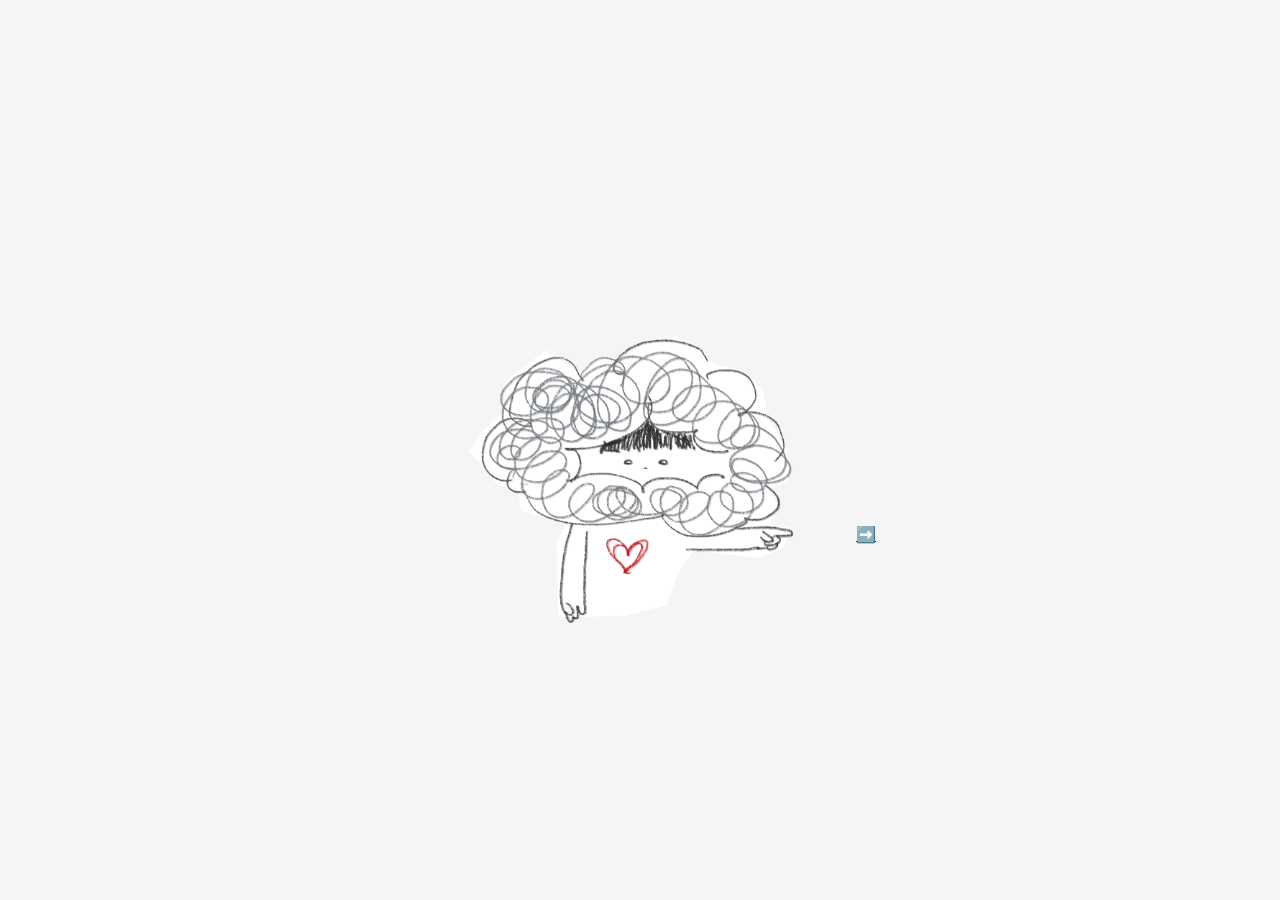
<file: index.html>
<!DOCTYPE html>
<!--[if lt IE 7]>      <html class="no-js lt-ie9 lt-ie8 lt-ie7"> <![endif]-->
<!--[if IE 7]>         <html class="no-js lt-ie9 lt-ie8"> <![endif]-->
<!--[if IE 8]>         <html class="no-js lt-ie9"> <![endif]-->
<!--[if gt IE 8]>      <html class="no-js"> <!--<![endif]-->
<html>
    <head>
        <meta charset="utf-8">
        <meta http-equiv="X-UA-Compatible" content="IE=edge">
        <title></title>
        <meta name="description" content="">
        <meta name="viewport" content="width=device-width, initial-scale=1">
        <link rel="stylesheet" href="index.css">
    </head>
    <body>
        <script src="" async defer></script>
        <!-- <img src="img/hey_you.png">
        <img src="img/yes_talking.png">
        <img src="img/name.png"> -->
        <!-- <form>
            <input type="text name="user_id">
        </form> -->
        <div id="follow-me">
            
        </div>
        <div id="container">
            <!-- <img classname="cloud" src="img/cloud.png"> -->
            <div class="bottom"></div>
            <div class="top"></div>
            <div id="arrow">
                <a href="paths.html"> ➡️ </a>
            </div>
        </div>
    </body>
</html>
</file>
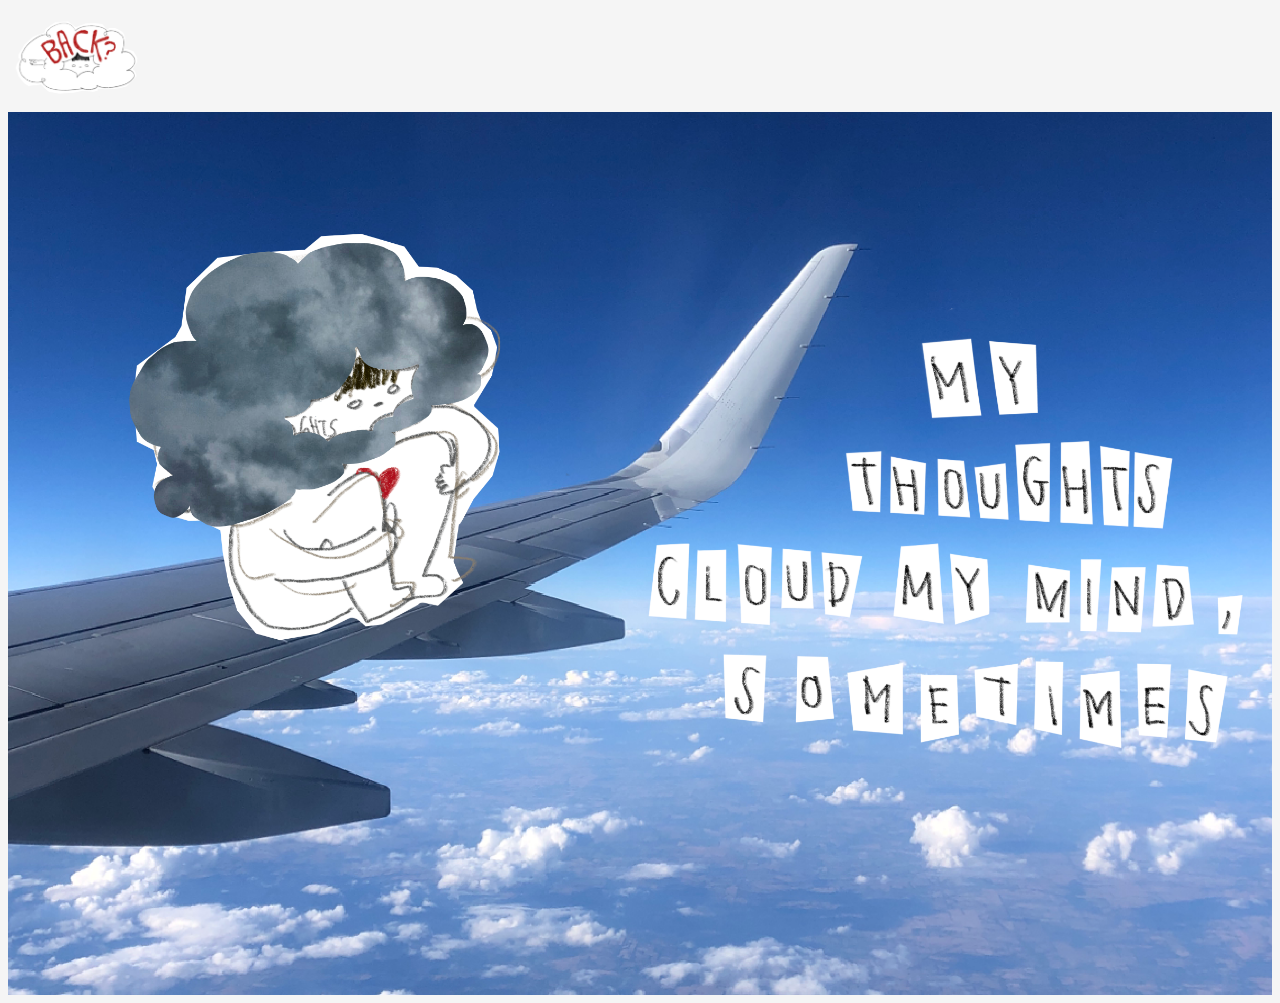
<file: cloudy.html>
<!DOCTYPE html>

<html>
    <head>
        <a href="paths.html"><img id="back", src="art/back.png"></a>
        <meta charset="utf-8">
        <meta http-equiv="X-UA-Compatible" content="IE=edge">
        <title></title>
        <meta name="description" content="">
        <meta name="viewport" content="width=device-width, initial-scale=1">
        <link rel="stylesheet" href="index.css">
    </head>
    <body>
        <div id="cloud_background">
            <div class="cloudy_stack">
                <div class="cloudy_stack cloudy_stack--img">
                    <img id="cloud_bg", src="art/cloud.png"> 
                </div>
                <div class="cloudy_stack cloudy_stack--hat">
                    <img id="cloud_hat", src="art/cloud_hat.png">
                </div>
            </div>



            
        </div>   
        </body>
</html>
</file>
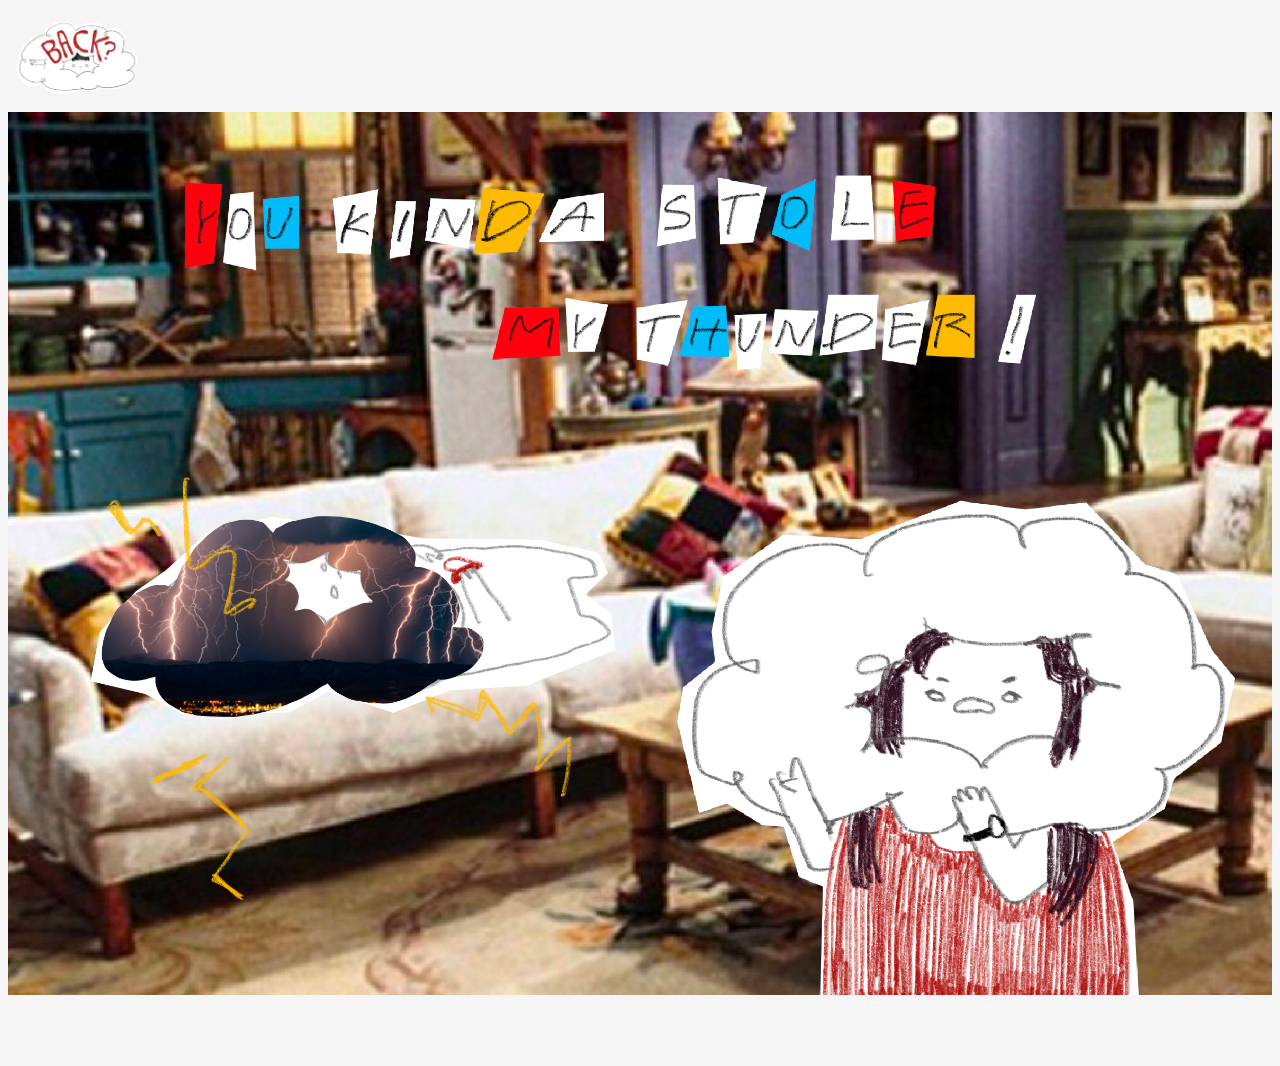
<file: lightning_cloud.html>
<!DOCTYPE html>

<html>
    <head>
        <a href="paths.html"><img id="back", src="art/back.png"></a>
        <meta charset="utf-8">
        <meta http-equiv="X-UA-Compatible" content="IE=edge">
        <title></title>
        <meta name="description" content="">
        <meta name="viewport" content="width=device-width, initial-scale=1">
        <link rel="stylesheet" href="index.css">
    </head>
    <body>
        <div id="thunder_background">
            <div class="thunder_stack">
                <div class="thunder_stack thunder_stack--img">
                    <img id="thunder_bg", src="art/thunder.png">
                </div>
                <div class="thunder_stack thunder_stack--l1">
                    <img id="l_bg", src="art/l1.PNG">
                </div>
                <div class="thunder_stack thunder_stack--l2">
                    <img id="l_bg", src="art/l2.PNG">
                </div>
                <div class="thunder_stack thunder_stack--l3">
                    <img id="l_bg", src="art/l3.PNG">
                </div>
            </div>
        </div>   
    </body>
</html>
</file>
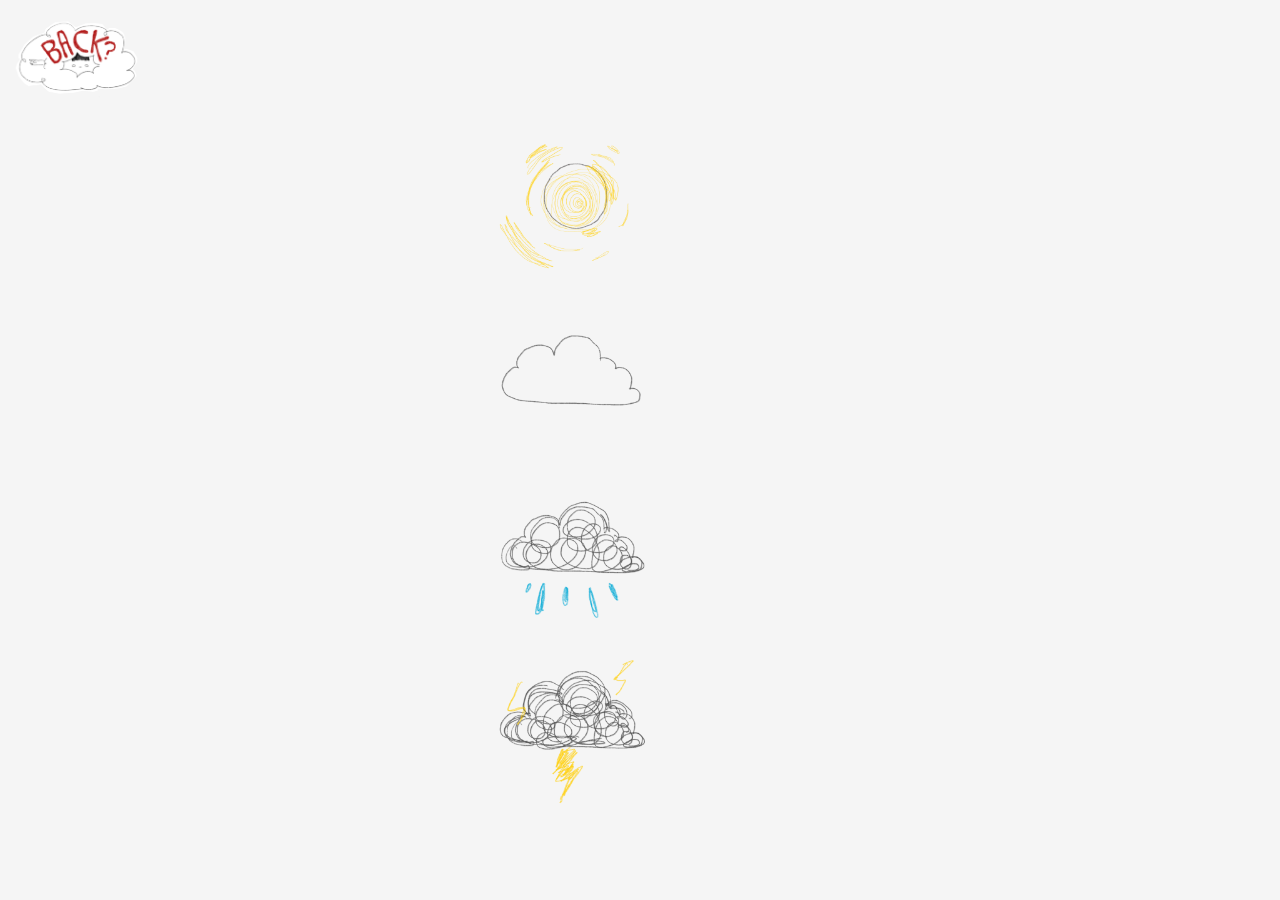
<file: paths.html>
<!DOCTYPE html>
<html>
    <head>
        <a href="index.html"><img id="back", src="art/back.png"></a>
        <meta charset="utf-8">
        <meta http-equiv="X-UA-Compatible" content="IE=edge">
        <title></title>
        <meta name="description" content="">
        <meta name="viewport" content="width=device-width, initial-scale=1">
        <link rel="stylesheet" href="index.css">
    </head>
    <!-- <p>WHAT CLOUD ARE YOU?</p> -->
    <body>
    <section id="floats">
  <div class="floatwrapper">
    <div class="floatl">
        <a href="sun_cloud.html">
        <div class="sun">
            <div class="sun_stack">
                <div class="sun_stack sun_stack--mid">
                    <img id="sun_mid", src="img/paths/sun.png">                </div>
                <div class="sun_stack sun_stack--beam">
                    <img id="sun_beam", src="img/paths/sunbeam.png">
                </div>
            </div>
        </div>
    </a>
    </div>
    <div class="floatl">
        <a href="cloudy.html">
            <div class="cloud_stack">
                <div class="cloud_stack cloud_stack--cloud">
                    <img id="cloud", src="img/paths/cloudy.png">
                </div>
            </div>
        </a>

    </div>
    <div class="floatl">
        <a href="rain_cloud.html">
            <div class="rain_stack">
                <div class="rain_stack rain_stack--cloud">
                    <img id="cloud_rain", src="img/paths/rain.png">
                </div>
                <div class="rain_stack rain_stack--raindrop">
                    <img id="cloud_rain_drop", src="img/paths/raindrop.png">
                </div>
            </div>
        </a>  
    </div>
    <div class="floatl">
        <a href="lightning_cloud.html">
        <div class="lightning">    
            <div class="thunder_stack">
                <div class="thunder_stack thunder_stack--cloud">
                    <img id="thunder_cloud", src="img/paths/storm.png">
                </div>
                <div class="thunder_stack thunder_stack--lightning">
                    <img id="thunder_lightning", src="img/paths/lightning.png">
                </div>
            </div>
        </div>
    </div>
    
    </body>
</html>
</file>
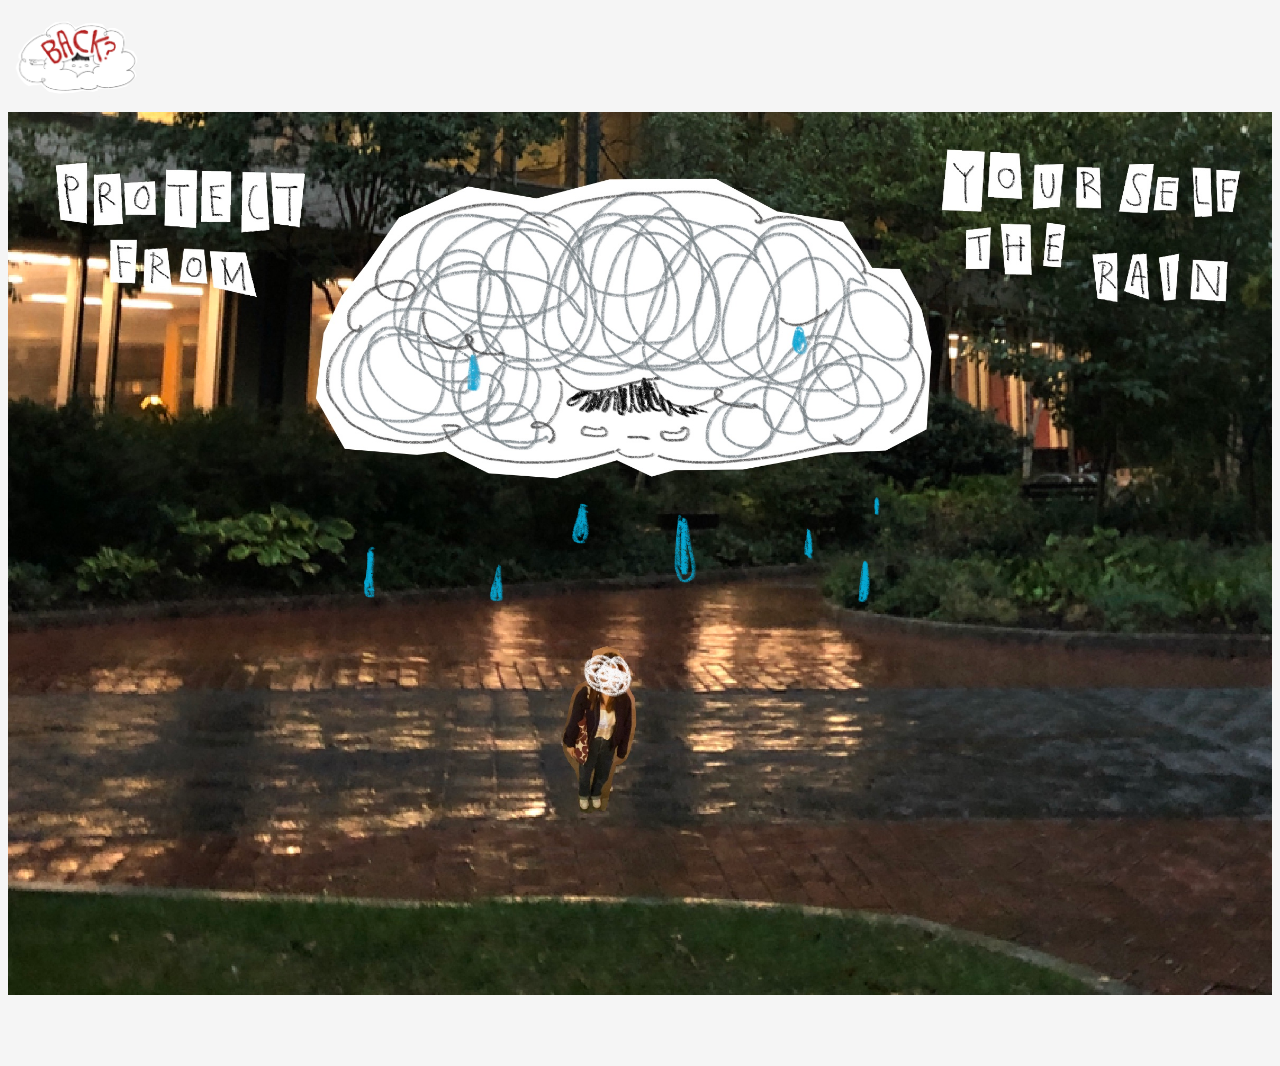
<file: rain_cloud.html>
<!DOCTYPE html>

<html>
    <head>
        <a href="paths.html"><img id="back", src="art/back.png"></a>
        <meta charset="utf-8">
        <meta http-equiv="X-UA-Compatible" content="IE=edge">
        <title></title>
        <meta name="description" content="">
        <meta name="viewport" content="width=device-width, initial-scale=1">
        <link rel="stylesheet" href="index.css">
    </head>
    <body>
        <div id="rainy_background">
            <div class="rainy_stack">
                <div class="rainy_stack rainy_stack--img">
                    <img id="rain_bg", src="art/rain.png">
                </div>
                <div class="rainy_stack rainy_stack--drops">
                    <img id="raindrops", src="art/raindrops.png">
                </div>
            </div>
        </div>   
    </body>
</html>
</file>
<file: index.css>
body {
    background-color: whitesmoke;
}

#myImg {
  border-radius: 5px;
  cursor: pointer;
  transition: 0.3s;
}

#myImg:hover {opacity: 0.7;}

/* The Modal (background) */
.modal {
  display: none; /* Hidden by default */
  position: fixed; /* Stay in place */
  z-index: 1; /* Sit on top */
  padding-top: 100px; /* Location of the box */
  left: 0;
  top: 0;
  width: 100%; /* Full width */
  height: 100%; /* Full height */
  overflow: auto; /* Enable scroll if needed */
  background-color: rgb(0,0,0); /* Fallback color */
  background-color: rgba(0,0,0,0.9); /* Black w/ opacity */
}

/* Modal Content (image) */
.modal-content {
  margin: auto;
  display: block;
  width: 80%;
  max-width: 700px;
}

button {
  background-color: white;
  width: 100px;
  font-size: 15px;
  color: white;
  cursor: pointer;
  padding: 5px;
  position: fixed;
  left: 47.5%;
  top: 45%;

}

button:hover {
  border-radius: 5px;
  border: 3px solid cornflowerblue;
}
/* Caption of Modal Image */
#caption {
  margin: auto;
  display: block;
  width: 80%;
  max-width: 700px;
  text-align: center;
  color: #ccc;
  padding: 10px 0;
  height: 150px;
}

/* Add Animation */
.modal-content, #caption {  
  -webkit-animation-name: zoom;
  -webkit-animation-duration: 0.6s;
  animation-name: zoom;
  animation-duration: 0.6s;
}

@-webkit-keyframes zoom {
  from {-webkit-transform:scale(0)} 
  to {-webkit-transform:scale(1)}
}

@keyframes zoom {
  from {transform:scale(0)} 
  to {transform:scale(1)}
}

.close {
  position: absolute;
  top: 15px;
  right: 35px;
  color: #f1f1f1;
  font-size: 40px;
  font-weight: bold;
  transition: 0.3s;
}

.close:hover,
.close:focus {
  color: #bbb;
  text-decoration: none;
  cursor: pointer;
}

/* 100% Image Width on Smaller Screens */
@media only screen and (max-width: 700px){
  .modal-content {
    width: 100%;
  }
}


body {
    background-color: whitesmoke;
}

img {
    height: auto;
    max-width: 100%;
}

#hello_world {
    font-size: 10px;
}

input {
    position: absolute;
    width: 50%;
    left: 25%;
    margin: 8px 0;
    box-sizing: border-box;
}

#follow-me {
    overflow: hidden;
}

.cloud {
    position: absolute;
    top: 100px;
}

/*#container {
    display: flex;
    flex-direction: row;
    justify-content: flex-start;

}*/
 
#container {
    position: absolute;
    top: 25%;
    left: 20%;
    width: 800px;
    height: 600px;
}

#arrow {
  position: absolute;
  top: 50%;
  left: 75%;
}

#arrow:hover {
  transform: rotate(-10deg);
  cursor: pointer;
  text-shadow: 2px 2px 5px black;
}

#arrow:onclick {
  cursor: pointer
}


#container .top {
    position: absolute;
    width: 100%;
    height: 100%;
    opacity: 0;
    background-image: url("img/cloud_one.png");
    background-size: cover;
}
#container {
    opacity: 1;
    background-image: url("img/cloud.png");
    background-size: cover;
  }
  #container div.top {
    -webkit-animation: anim 0.75s infinite alternate;
    animation: anim 1s infinite alternate;
  }
  @-webkit-keyframes anim {
    0% {
      opacity: 0;
    }
    50% {
      opacity: 1;
    }
  }
  @keyframes anim {
    0% {
      opacity: 0;
    }
    50% {
      opacity: 1;
    }
  } 

.floatwrapper {
  width: 25vw;
  margin-left: 37.5vw;
}

.floatl {
  min-width: 150px;
  height: auto;
  width: 50%;
  border: 5px solid transparent;  
  float: left;
  /* margin-top: 25%;
  margin-left: 5%; */
}

#floatclear {
  clear: both;
}

.flexwrapper {
  max-width: 80vw; 
  display: flex;
  flex-wrap: wrap;
  flex-direction: row;
}

.flexwrapper div {
  display: flex;
  width: 25%;
  height: 25%;
  min-width: 200px;
  min-height: 200px;
  border: 1px solid #000000;
  align-items: center;
  justify-content: center;
}

#sun_mid {
  height: 100%;
  width: 100%;
}

.rain_stack {
  display: grid;
  position: relative; 
}

.rain_stack--cloud {
  grid-column: 4 / -1;
  grid-row: 1;
}

.rain_stack--raindrop {
  grid-row: 1;
  grid-column: 1 / span 8;
  padding-top: 5%;
  z-index: 1; 
}

.sun {
  cursor:url("data:image/svg+xml;utf8,<svg xmlns='http://www.w3.org/2000/svg'  width='40' height='48' viewport='0 0 100 100' style='fill:black;font-size:24px;'><text y='50%'>⛅</text></svg>") 16 0,auto; /*!emojicursor.app*/
}

#cloud_rain_drop:hover {
    -webkit-animation: mover 2s infinite  alternate;
    animation: mover 2s infinite  alternate;
    cursor:url("data:image/svg+xml;utf8,<svg xmlns='http://www.w3.org/2000/svg'  width='40' height='48' viewport='0 0 100 100' style='fill:black;font-size:24px;'><text y='50%'>🌧️</text></svg>") 16 0,auto;
}
@-webkit-keyframes mover {
    0% { transform: translateY(0); }
    100% { transform: translateY(-15px); }
}
@keyframes mover {
    0% { transform: translateY(0); }
    100% { transform: translateY(-15px); }
}

#thunder_lightning:hover {
  /* -webkit-animation: disappear 2s infinite  alternate; */
  animation: disappear 2s infinite  alternate;
}

@keyframes disappear {
  0% { opacity: 1 }
  25% { opacity: 0 }
  50% { opacity: 1 }
  75% { opacity: 0 }
  100% { opacity: 1 }
}

.thunder_stack {
  display: grid;
  position: relative; 
}

.thunder_stack--cloud {
  grid-column: 4 / -1;
  grid-row: 1;
}

.thunder_stack--lightning {
  grid-row: 1;
  grid-column: 1 / span 8;
  padding-top: 5%;
  z-index: 1; 
}

.lightning:hover {
  cursor:url("data:image/svg+xml;utf8,<svg xmlns='http://www.w3.org/2000/svg'  width='40' height='48' viewport='0 0 100 100' style='fill:black;font-size:24px;'><text y='50%'>⛈️</text></svg>") 16 0,auto; /*!emojicursor.app*/
}

p {
  font-size: 20px;
  font-family: Arial, Helvetica, sans-serif;
  font-style: italic;
  color: cornflowerblue;
  text-align: center;
}

.sun_stack {
  display: grid;
  position: relative; 
}

.sun_stack--mid {
  grid-column: 4 / -1;
  grid-row: 1;
}

.sun_stack--beam {
  grid-row: 1;
  grid-column: 1 / span 8;
  padding-top: 5%;
  z-index: 1; 
}
@keyframes rotation {
  from {
    transform: rotate(0deg);
  }
  to {
    transform: rotate(359deg);
  }
}

#sun_beam:hover {
  animation: rotation 2s infinite  forwards;
}

.cloud_stack:hover {
  cursor:url("data:image/svg+xml;utf8,<svg xmlns='http://www.w3.org/2000/svg'  width='40' height='48' viewport='0 0 100 100' style='fill:black;font-size:24px;'><text y='50%'>☁️</text></svg>") 16 0,auto; /*!emojicursor.app*/
}

#sun_bg {
  height: 100%;
  width: 100%;
}

#sun_bg:hover {
  cursor: url("art/suncurs.png"), pointer; 
  /* cursor: pointer; */
}

.cloudy_stack {
  display: grid;
  position: relative; 
}

.cloudy_stack--img {
  grid-column: 4 / -1;
  grid-row: 1;
}

.cloudy_stack--hat {
  grid-row: 1;
  grid-column: 1 / span 8;
  z-index: 1; 
}

/* 
#cloud_bg {
  height: 1290px;
  width: 2796px;
} */

#cloud_hat:hover {
  /* -webkit-animation: disappear 2s infinite  alternate; */
  animation: disappear-slow 2s infinite  alternate;
}

@keyframes disappear-slow {
  0% { opacity: 1 }
  100% { opacity: 0 }
}

#raindrops:hover {
  cursor: url("art/umbrellacurs.png"), pointer; 
}

@keyframes slide {
  0% {
    transform: translate3d(0, 0px, 0);
  }
  25% {
    transform: translate3d(0, 25px, 0);
  }
  50% {
    transform: translate3d(0, 50px, 0);
  }
  75% {
    transform: translate3d(0, 100px, 0); 
  }
  100% {
    opacity: 0;
  }
}

.rainy_stack {
  display: grid;
  position: relative; 
}

.rainy_stack--img {
  grid-column: 4 / -1;
  grid-row: 1;
}

.rainy_stack--drops {
  grid-row: 1;
  grid-column: 1 / span 8;
  padding-top: 5%;
  z-index: 1; 
  animation: slide 2s infinite  forwards;

}

#back {
  height: 100px;
}

#back:hover {
  transform: rotate(10deg);
  /* drop-shadow(16px 16px 10px black); */
}

.thunder_stack {
  display: grid;
  position: relative; 
}

.thunder_stack--img {
  grid-column: 4 / -1;
  grid-row: 1;
}

.thunder_stack--l1 {
  grid-row: 1;
  grid-column: 1 / span 8;
  padding-top: 5%;
  z-index: 1; 
  animation: disappear 3s infinite  forwards; 
}

.thunder_stack--l2 {
  grid-row: 1;
  grid-column: 1 / span 8;
  padding-top: 5%;
  z-index: 1; 
  animation: disappear 1s infinite  forwards;
}

.thunder_stack--l3 {
  grid-row: 1;
  grid-column: 1 / span 8;
  padding-top: 5%;
  z-index: 1; 
  animation: disappear 2s infinite  forwards;
}
</file>
